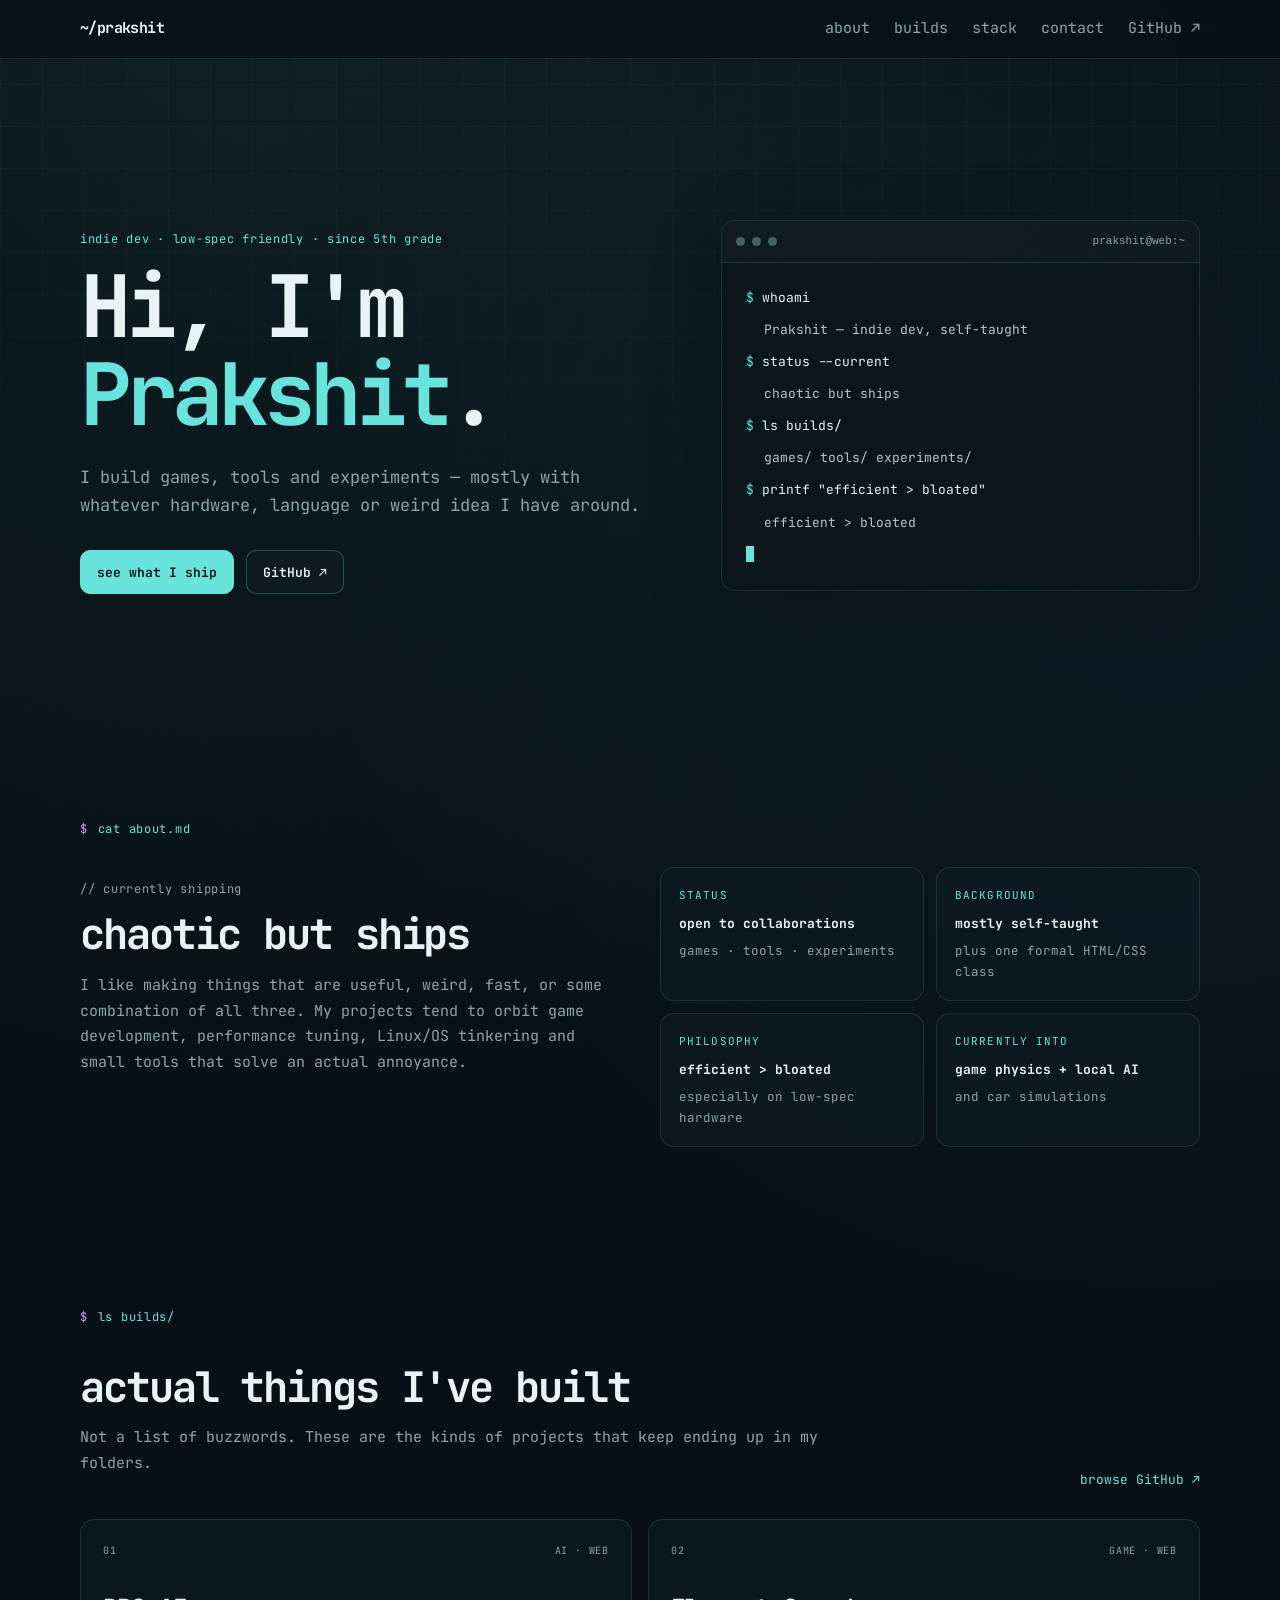
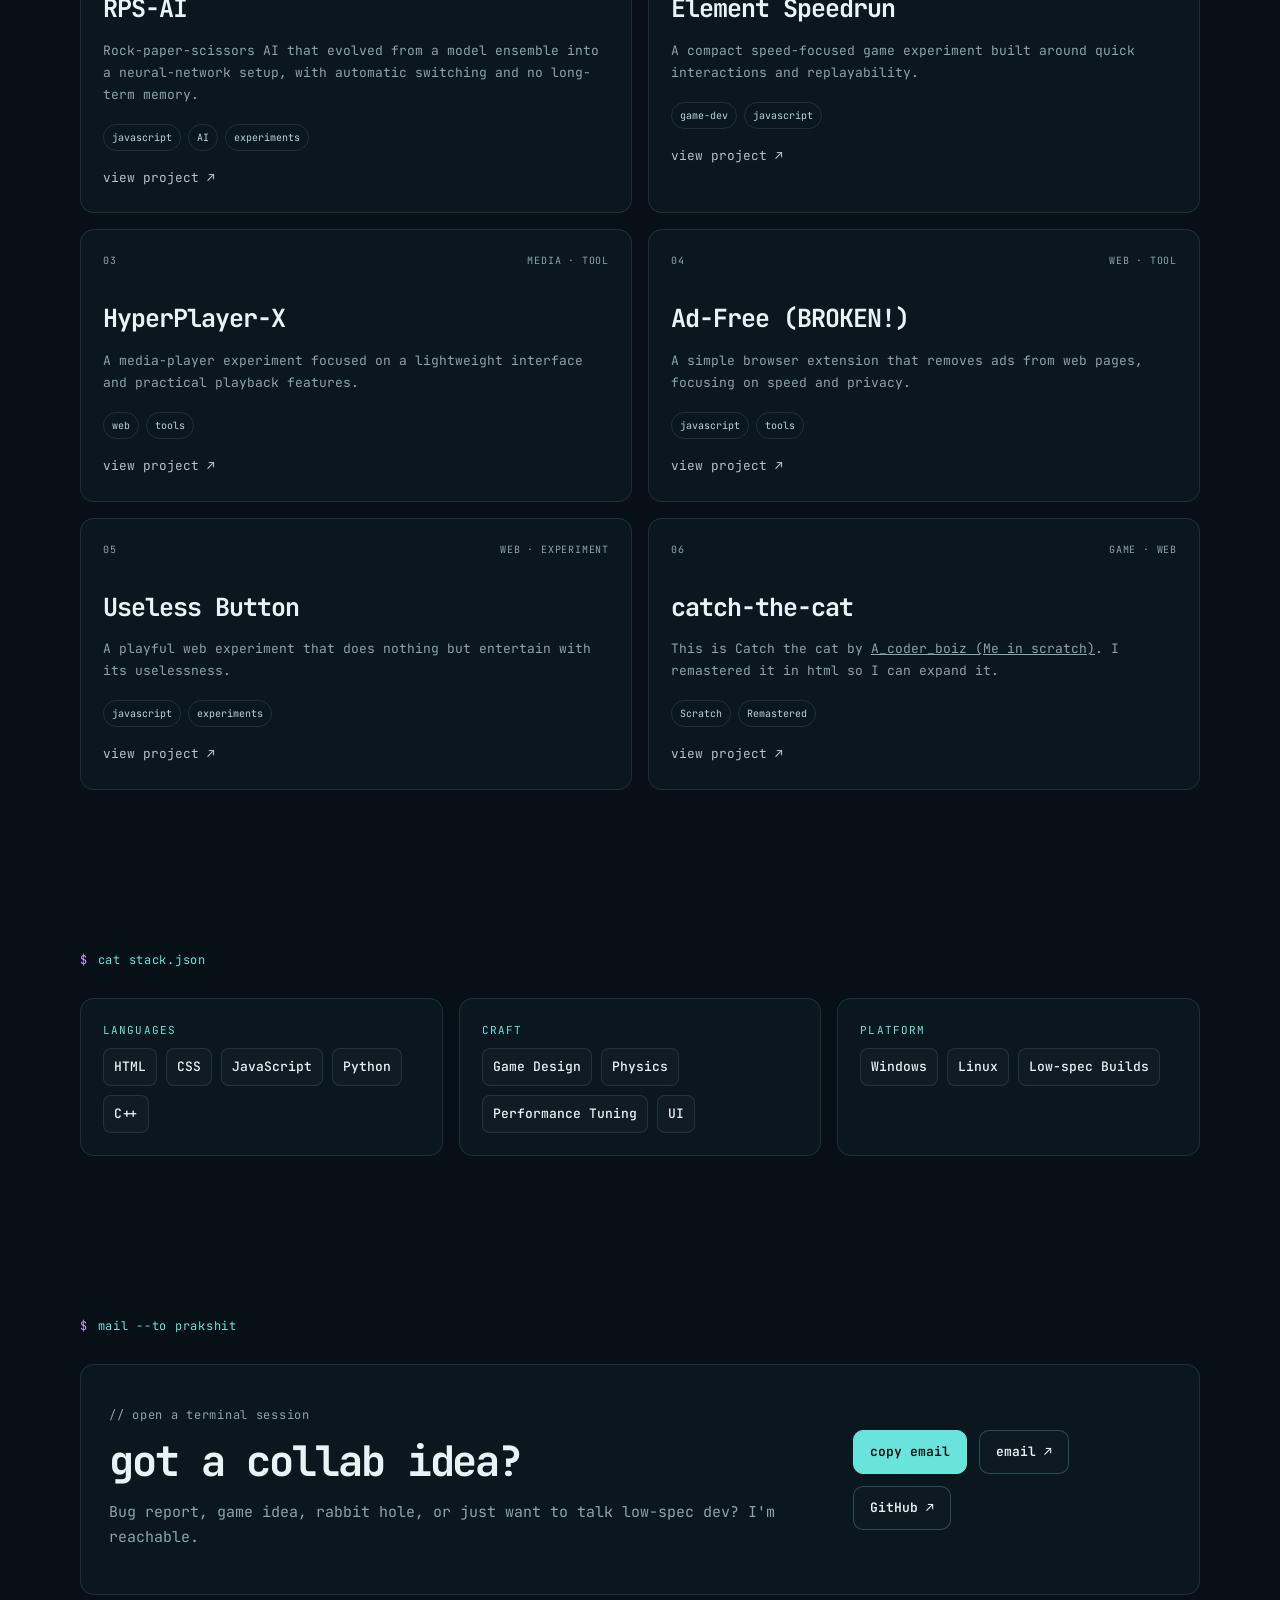
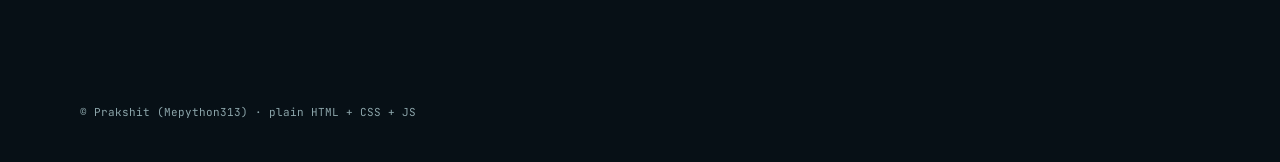
<file: index.html>
<!doctype html>
<html lang="en">
<head>
  <meta charset="utf-8">
  <meta name="viewport" content="width=device-width, initial-scale=1">
  <meta name="description" content="Prakshit — indie developer from Hyderabad building games, tools, and performance-focused projects.">
  <meta name="theme-color" content="#071016">
  <meta name="robots" content="index,follow">
  <meta property="og:type" content="website">
  <meta property="og:title" content="Prakshit — Indie Developer">
  <meta property="og:description" content="Games, tools, local AI experiments, and low-spec-friendly builds.">
  <meta property="og:url" content="https://mepython313.github.io/">
  <title>Prakshit — Indie Developer | Games, Tools & Experiments</title>
  <link rel="preconnect" href="https://fonts.googleapis.com">
  <link rel="preconnect" href="https://fonts.gstatic.com" crossorigin>
  <link href="https://fonts.googleapis.com/css2?family=JetBrains+Mono:wght@400;500;600;700&display=swap" rel="stylesheet">
  <link rel="stylesheet" href="style.css">
</head>
<body>
  <a class="skip-link" href="#main">Skip to content</a>
  <div class="noise" aria-hidden="true"></div>

  <header class="site-header">
    <a class="brand" href="#top" aria-label="Prakshit home">~/prakshit</a>
    <nav class="nav" aria-label="Primary navigation">
      <a href="#about">about</a>
      <a href="#builds">builds</a>
      <a href="#stack">stack</a>
      <a href="#contact">contact</a>
      <a href="https://github.com/MePython313/" target="_blank" rel="noreferrer">GitHub ↗</a>
    </nav>
    <button class="nav-toggle" type="button" aria-expanded="false" aria-controls="mobile-nav" aria-label="Open navigation">menu</button>
  </header>

  <div id="mobile-nav" class="mobile-nav" aria-hidden="true">
    <a href="#about">about</a>
    <a href="#builds">builds</a>
    <a href="#stack">stack</a>
    <a href="#contact">contact</a>
    <a href="https://github.com/MePython313/" target="_blank" rel="noreferrer">GitHub ↗</a>
  </div>

  <main id="main">
    <section class="hero shell" id="top">
      <div class="hero-copy reveal">
        <p class="eyebrow">indie dev · low-spec friendly · since 5th grade</p>
        <h1>Hi, I'm <span class="accent">Prakshit</span>.</h1>
        <p class="hero-sub">I build games, tools and experiments — mostly with whatever hardware, language or weird idea I have around.</p>
        <div class="hero-actions">
          <a class="button button-primary" href="#builds">see what I ship</a>
          <a class="button button-ghost" href="https://github.com/MePython313/" target="_blank" rel="noreferrer">GitHub ↗</a>
        </div>
      </div>

      <div class="terminal reveal" aria-label="Terminal status panel">
        <div class="terminal-bar">
          <span></span><span></span><span></span>
          <code>prakshit@web:~</code>
        </div>
        <div class="terminal-body">
          <p><span class="prompt">$</span> whoami</p>
          <p class="output">Prakshit — indie dev, self-taught</p>
          <p><span class="prompt">$</span> status --current</p>
          <p class="output">chaotic but ships</p>
          <p><span class="prompt">$</span> ls builds/</p>
          <p class="output">games/ tools/ experiments/</p>
          <p><span class="prompt">$</span> printf "efficient &gt; bloated"</p>
          <p class="output">efficient &gt; bloated</p>
          <span class="cursor" aria-hidden="true"></span>
        </div>
      </div>
    </section>

    <section class="section shell reveal" id="about">
      <div class="section-head"><span>$</span> cat about.md</div>
      <div class="section-grid about-grid">
        <div>
          <p class="kicker">// currently shipping</p>
          <h2>chaotic but ships</h2>
          <p>I like making things that are useful, weird, fast, or some combination of all three. My projects tend to orbit game development, performance tuning, Linux/OS tinkering and small tools that solve an actual annoyance.</p>
        </div>
        <div class="about-cards">
          <article class="mini-card"><span>status</span><strong>open to collaborations</strong><small>games · tools · experiments</small></article>
          <article class="mini-card"><span>background</span><strong>mostly self-taught</strong><small>plus one formal HTML/CSS class</small></article>
          <article class="mini-card"><span>philosophy</span><strong>efficient &gt; bloated</strong><small>especially on low-spec hardware</small></article>
          <article class="mini-card"><span>currently into</span><strong>game physics + local AI</strong><small>and car simulations</small></article>
        </div>
      </div>
    </section>

    <section class="section shell reveal" id="builds">
      <div class="section-head"><span>$</span> ls builds/</div>
      <div class="builds-intro">
        <div>
          <h2>actual things I've built</h2>
          <p>Not a list of buzzwords. These are the kinds of projects that keep ending up in my folders.</p>
        </div>
        <a class="text-link" href="https://github.com/MePython313" target="_blank" rel="noreferrer">browse GitHub ↗</a>
      </div>

      <div class="project-grid">
        <a class="project-card project-link" href="https://mepython313.github.io/RPS-ai" target="_blank" rel="noopener noreferrer" aria-label="View RPS-AI">
          <div class="project-meta"><span>01</span><span>AI · web</span></div>
          <h3>RPS-AI</h3>
          <p>Rock-paper-scissors AI that evolved from a model ensemble into a neural-network setup, with automatic switching and no long-term memory.</p>
          <div class="tags"><span>javascript</span><span>AI</span><span>experiments</span></div>
          <span class="project-cta">view project ↗</span>
        </a>
        <a class="project-card project-link" href="https://mepython313.github.io/element-game" target="_blank" rel="noopener noreferrer" aria-label="View Element Speedrun">
          <div class="project-meta"><span>02</span><span>game · web</span></div>
          <h3>Element Speedrun</h3>
          <p>A compact speed-focused game experiment built around quick interactions and replayability.</p>
          <div class="tags"><span>game-dev</span><span>javascript</span></div>
          <span class="project-cta">view project ↗</span>
        </a>
        <a class="project-card project-link" href="https://mepython313.github.io/music-player" target="_blank" rel="noopener noreferrer" aria-label="View HyperPlayer-X">
          <div class="project-meta"><span>03</span><span>media · tool</span></div>
          <h3>HyperPlayer-X</h3>
          <p>A media-player experiment focused on a lightweight interface and practical playback features.</p>
          <div class="tags"><span>web</span><span>tools</span></div>
          <span class="project-cta">view project ↗</span>
        </a>
        <a class="project-card project-link" href="https://mepython313.github.io/ad-free" target="_blank" rel="noopener noreferrer" aria-label="View Ad-Free">
          <div class="project-meta"><span>04</span><span>web · tool</span></div>
          <h3>Ad-Free (BROKEN!)</h3>
          <p>A simple browser extension that removes ads from web pages, focusing on speed and privacy.</p>
          <div class="tags"><span>javascript</span><span>tools</span></div>
          <span class="project-cta">view project ↗</span>
        </a>
        <a class="project-card project-link" href="https://mepython313.github.io/useless-button" target="_blank" rel="noopener noreferrer" aria-label="View Useless Button">
          <div class="project-meta"><span>05</span><span>web · experiment</span></div>
          <h3>Useless Button</h3>
          <p>A playful web experiment that does nothing but entertain with its uselessness.</p>
          <div class="tags"><span>javascript</span><span>experiments</span></div>
          <span class="project-cta">view project ↗</span>
        </a>
        <a class="project-card project-link" href="https://mepython313.github.io/catch-the-cat" target="_blank" rel="noopener noreferrer" aria-label="View catch-the-cat">
          <div class="project-meta"><span>06</span><span>game · web</span></div>
          <h3>catch-the-cat</h3>
          <p>This is Catch the cat by <span style="text-decoration: underline; cursor: pointer;" onclick="event.preventDefault(); event.stopPropagation(); window.open('https://scratch.mit.edu/users/A_coder_boiz/', '_blank');">A_coder_boiz (Me in scratch)</span>. I remastered it in html so I can expand it.</p>
          <div class="tags"><span>Scratch</span><span>Remastered</span></div>
          <span class="project-cta">view project ↗</span>
        </a>
      </div>
    </section>

    <section class="section shell reveal" id="stack">
      <div class="section-head"><span>$</span> cat stack.json</div>
      <div class="stack-grid">
        <div class="stack-card"><span class="stack-label">languages</span><div class="stack-items"><b>HTML</b><b>CSS</b><b>JavaScript</b><b>Python</b><b>C++</b></div></div>
        <div class="stack-card"><span class="stack-label">craft</span><div class="stack-items"><b>Game Design</b><b>Physics</b><b>Performance Tuning</b><b>UI</b></div></div>
        <div class="stack-card"><span class="stack-label">platform</span><div class="stack-items"><b>Windows</b><b>Linux</b><b>Low-spec Builds</b></div></div>
      </div>
    </section>

    <section class="section shell reveal" id="contact">
      <div class="section-head"><span>$</span> mail --to prakshit</div>
      <div class="contact-card">
        <div>
          <p class="kicker">// open a terminal session</p>
          <h2>got a collab idea?</h2>
          <p>Bug report, game idea, rabbit hole, or just want to talk low-spec dev? I'm reachable.</p>
        </div>
        <div class="contact-actions">
          <button class="button button-primary copy-email" type="button" data-email="mepython313@gmail.com">copy email</button>
          <a class="button button-ghost" href="mailto:mepython313@gmail.com">email ↗</a>
          <a class="button button-ghost" href="https://github.com/MePython313/" target="_blank" rel="noreferrer">GitHub ↗</a>
          <span class="copy-status" role="status" aria-live="polite"></span>
        </div>
      </div>
    </section>
  </main>

  <footer class="footer shell">
    <span>© Prakshit (Mepython313) · plain HTML + CSS + JS</span>
  </footer>

  <div id="toast" class="toast" role="status" aria-live="polite"></div>
  <script src="script.js" defer></script>
</body>
</html>
</file>
<file: style.css>
:root{--bg:#071016;--bg2:#0a151c;--panel:rgba(10,21,28,.82);--panel2:rgba(14,27,35,.72);--line:rgba(120,210,220,.14);--line-strong:rgba(120,210,220,.28);--text:#e7f3f5;--muted:#8ca5aa;--accent:#68e4dc;--accent2:#62b8ff;--pink:#d99bff;--shadow:0 18px 70px rgba(0,0,0,.28);--radius:14px;--mono:"JetBrains Mono",ui-monospace,SFMono-Regular,Consolas,monospace}*{box-sizing:border-box}html{scroll-behavior:smooth}body{margin:0;background:radial-gradient(circle at 20% 0%,rgba(104,228,220,.07),transparent 32%),radial-gradient(circle at 90% 15%,rgba(98,184,255,.06),transparent 28%),var(--bg);color:var(--text);font:15px/1.7 var(--mono);overflow-x:hidden}body:before{content:"";position:fixed;inset:0;pointer-events:none;background-image:linear-gradient(rgba(104,228,220,.035) 1px,transparent 1px),linear-gradient(90deg,rgba(104,228,220,.035) 1px,transparent 1px);background-size:42px 42px;mask-image:linear-gradient(to bottom,black,transparent 80%);z-index:-2}.noise{position:fixed;inset:0;pointer-events:none;opacity:.03;background-image:url("data:image/svg+xml,%3Csvg xmlns='http://www.w3.org/2000/svg' width='140' height='140' viewBox='0 0 140 140'%3E%3Cfilter id='n'%3E%3CfeTurbulence type='fractalNoise' baseFrequency='.9' numOctaves='3' stitchTiles='stitch'/%3E%3C/filter%3E%3Crect width='100%25' height='100%25' filter='url(%23n)' opacity='.4'/%3E%3C/svg%3E")}.shell{width:min(1120px,calc(100% - 40px));margin-inline:auto}.site-header{position:sticky;top:0;z-index:20;display:flex;align-items:center;justify-content:space-between;gap:24px;padding:16px max(20px,calc((100vw - 1120px)/2));background:rgba(7,16,22,.78);backdrop-filter:blur(16px);border-bottom:1px solid var(--line)}.brand{color:var(--text);text-decoration:none;font-weight:700;letter-spacing:-.04em}.nav{display:flex;gap:24px;align-items:center}.nav a,.mobile-nav a{color:var(--muted);text-decoration:none;transition:.2s ease}.nav a:hover,.mobile-nav a:hover,.text-link:hover{color:var(--accent)}.nav-toggle{display:none;background:transparent;border:1px solid var(--line);color:var(--text);font:inherit;padding:8px 10px;border-radius:9px}.mobile-nav{display:none}.skip-link{position:fixed;left:12px;top:-50px;background:var(--accent);color:#001012;padding:8px 12px;z-index:50}.skip-link:focus{top:12px}.hero{display:grid;grid-template-columns:1.1fr .9fr;gap:56px;align-items:center;padding:100px 0 86px;min-height:680px}.eyebrow,.kicker,.section-head{color:var(--accent);font-size:12px;text-transform:lowercase;letter-spacing:.06em}.hero h1{font-size:clamp(46px,8vw,86px);line-height:1.02;letter-spacing:-.07em;margin:14px 0 24px}.accent{color:var(--accent)}.hero-sub{max-width:680px;color:var(--muted);font-size:17px}.hero-actions,.contact-actions{display:flex;flex-wrap:wrap;gap:12px;align-items:center;margin-top:30px}.button{display:inline-flex;align-items:center;justify-content:center;min-height:44px;padding:0 16px;border-radius:10px;border:1px solid var(--line-strong);font:600 13px var(--mono);text-decoration:none;cursor:pointer;transition:.2s ease}.button:hover{transform:translateY(-1px)}.button-primary{background:var(--accent);border-color:var(--accent);color:#001012}.button-ghost{background:rgba(255,255,255,.015);color:var(--text)}.terminal{background:var(--panel);border:1px solid var(--line);border-radius:var(--radius);box-shadow:var(--shadow);overflow:hidden}.terminal-bar{display:flex;align-items:center;gap:7px;padding:11px 14px;border-bottom:1px solid var(--line);background:rgba(255,255,255,.018)}.terminal-bar span{width:9px;height:9px;border-radius:50%;background:#46616a}.terminal-bar code{margin-left:auto;color:var(--muted);font-size:11px}.terminal-body{padding:24px;font-size:13px}.terminal-body p{margin:0 0 10px}.prompt{color:var(--accent)}.output{color:#b5c6ca;padding-left:18px}.cursor{display:inline-block;width:8px;height:16px;background:var(--accent);vertical-align:-3px;animation:blink 1s steps(1,end) infinite}.section{padding:80px 0}.section-head{display:flex;gap:10px;align-items:center;margin-bottom:28px}.section-head span{color:var(--pink)}.section h2{font-size:clamp(28px,4vw,42px);letter-spacing:-.05em;line-height:1.1;margin:8px 0 16px}.section p{color:var(--muted);max-width:760px}.section-grid{display:grid;grid-template-columns:1fr 1fr;gap:40px}.about-cards{display:grid;grid-template-columns:1fr 1fr;gap:12px}.mini-card,.stack-card,.project-card,.contact-card{background:var(--panel2);border:1px solid var(--line);border-radius:var(--radius)}.mini-card{padding:18px}.mini-card span,.stack-label{display:block;color:var(--accent);font-size:11px;text-transform:uppercase;letter-spacing:.1em;margin-bottom:8px}.mini-card strong{display:block;font-size:13px}.mini-card small{display:block;color:var(--muted);margin-top:5px}.builds-intro{display:flex;justify-content:space-between;gap:24px;align-items:end;margin-bottom:28px}.builds-intro h2{margin-bottom:8px}.text-link{color:var(--accent);text-decoration:none;font-size:13px;white-space:nowrap}.project-grid{display:grid;grid-template-columns:repeat(2,minmax(0,1fr));gap:16px}.project-card{padding:22px;min-height:240px;display:flex;flex-direction:column;transition:.2s ease}.project-card:hover{border-color:var(--line-strong);transform:translateY(-3px)}.project-card.featured{box-shadow:inset 0 1px 0 rgba(104,228,220,.12)}.project-meta{display:flex;justify-content:space-between;color:var(--muted);font-size:10px;text-transform:uppercase;letter-spacing:.08em}.project-card h3{font-size:25px;margin:28px 0 10px;letter-spacing:-.04em}.project-card p{margin:0;flex:1;font-size:13px}.tags{display:flex;flex-wrap:wrap;gap:7px;margin-top:18px}.tags span{padding:4px 8px;border:1px solid var(--line);border-radius:999px;color:#b9d6d9;font-size:10px}.stack-grid{display:grid;grid-template-columns:repeat(3,1fr);gap:16px}.stack-card{padding:22px}.stack-items{display:flex;flex-wrap:wrap;gap:9px}.stack-items b{font-size:13px;font-weight:500;background:rgba(255,255,255,.025);border:1px solid var(--line);padding:7px 10px;border-radius:8px}.contact-card{display:flex;justify-content:space-between;gap:30px;align-items:center;padding:28px}.contact-card h2{margin-top:4px}.copy-status{display:block;width:100%;font-size:11px;color:var(--accent);min-height:18px}.footer{display:flex;justify-content:space-between;gap:20px;align-items:center;padding:28px 0 40px;color:var(--muted);font-size:11px}.secret-button{background:none;border:0;color:var(--muted);font:inherit;cursor:pointer}.secret-button:hover{color:var(--accent)}.toast{position:fixed;left:50%;bottom:22px;transform:translate(-50%,15px);opacity:0;pointer-events:none;background:#0d2028;border:1px solid var(--line-strong);color:var(--text);padding:10px 14px;border-radius:10px;transition:.2s ease;z-index:40;font-size:12px}.toast.show{opacity:1;transform:translate(-50%,0)}.reveal{opacity:0;transform:translateY(14px);transition:opacity .6s ease,transform .6s ease}.reveal.visible{opacity:1;transform:none}.confetti{position:fixed;top:-14px;width:8px;height:14px;pointer-events:none;z-index:60;animation:fall linear forwards}@keyframes blink{50%{opacity:0}}@keyframes fall{to{transform:translateY(110vh) rotate(720deg);opacity:0}}@media (max-width:820px){.site-header{padding-inline:20px}.nav{display:none}.nav-toggle{display:block}.mobile-nav{display:grid;grid-template-columns:repeat(2,1fr);gap:10px;padding:0 20px;max-height:0;overflow:hidden;background:rgba(7,16,22,.96);border-bottom:1px solid transparent;transition:.25s ease}.mobile-nav.open{max-height:220px;padding-top:14px;padding-bottom:14px;border-bottom-color:var(--line)}.hero{grid-template-columns:1fr;padding-top:72px;min-height:auto}.section-grid,.stack-grid{grid-template-columns:1fr}.contact-card,.builds-intro{flex-direction:column;align-items:flex-start}.project-grid{grid-template-columns:1fr}.about-cards{grid-template-columns:1fr 1fr}}@media (max-width:520px){.shell{width:min(100% - 28px,1120px)}.hero{padding:56px 0}.hero h1{font-size:48px}.hero-sub{font-size:15px}.terminal-body{padding:18px}.section{padding:56px 0}.about-cards{grid-template-columns:1fr}.footer{flex-direction:column;align-items:flex-start}.hero-actions .button,.contact-actions .button{width:100%}}


.project-link {
  display: block;
  color: inherit;
  text-decoration: none;
}

.project-link:hover h3,
.project-link:focus-visible h3 {
  text-decoration: underline;
  text-underline-offset: 4px;
}

.project-cta {
  display: inline-block;
  margin-top: 1rem;
  font-size: 0.8rem;
  opacity: 0.78;
}
</file>
